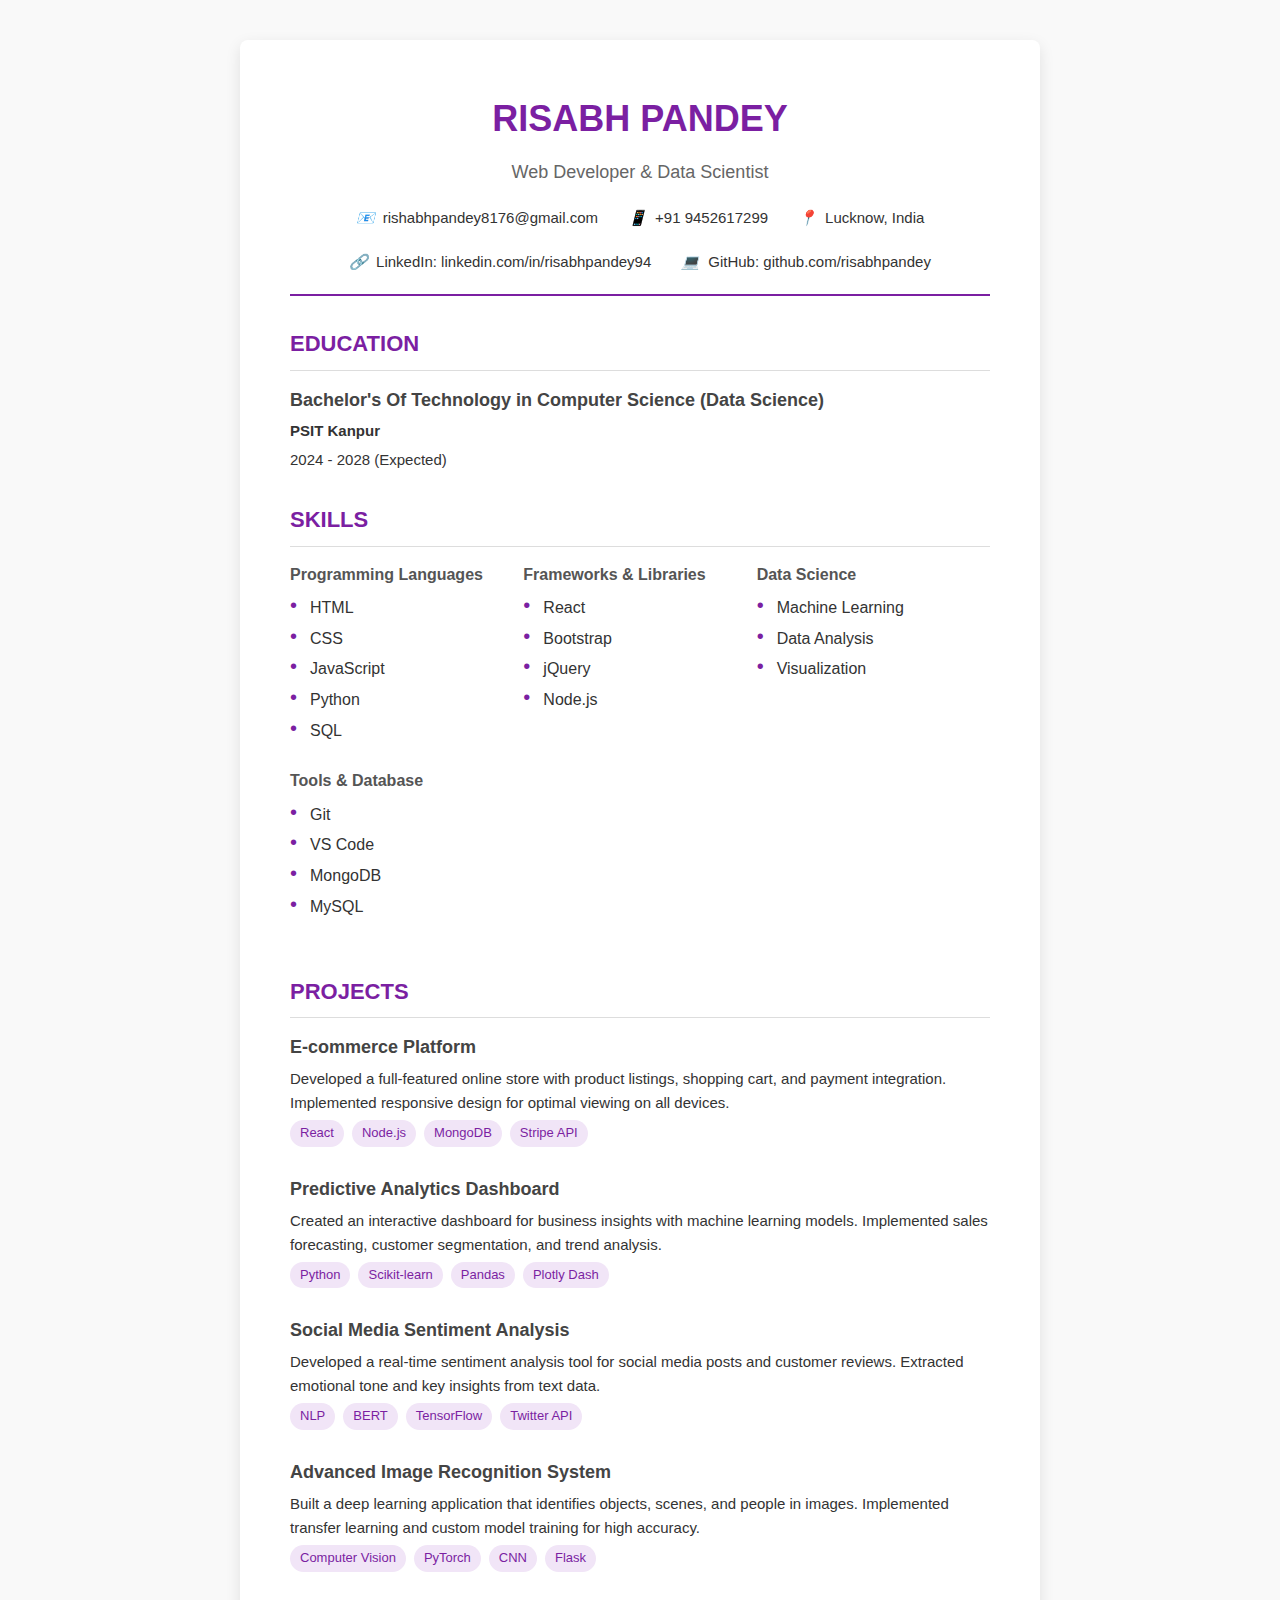
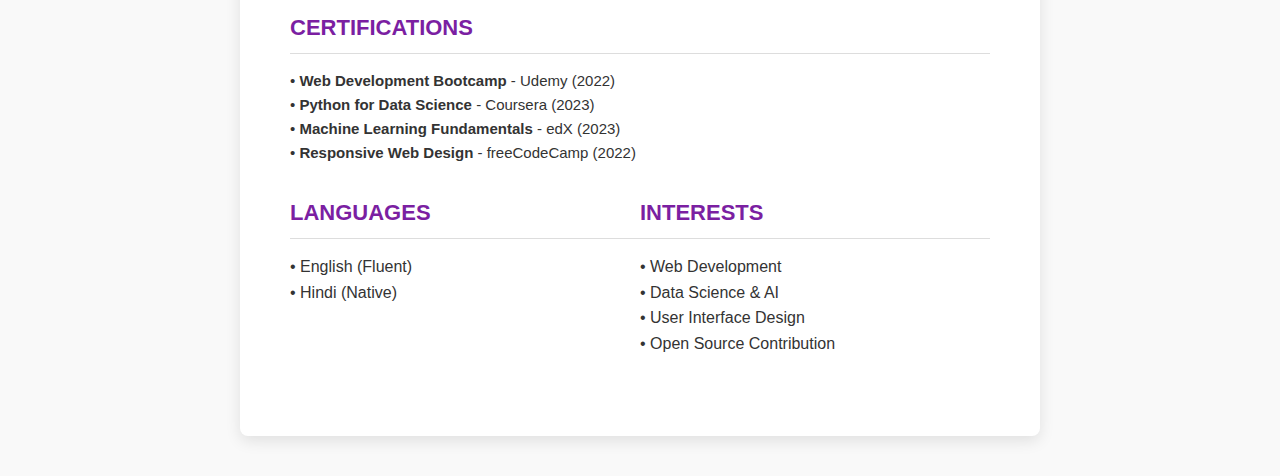
<file: Risabh_Pandey_CV.html>
<!DOCTYPE html>
<html lang="en">
<head>
    <meta charset="UTF-8">
    <meta name="viewport" content="width=device-width, initial-scale=1.0">
    <title>Risabh Pandey - CV</title>
    <style>
        * {
            margin: 0;
            padding: 0;
            box-sizing: border-box;
            font-family: 'Segoe UI', Tahoma, Geneva, Verdana, sans-serif;
        }
        body {
            background-color: #f9f9f9;
            color: #333;
            line-height: 1.6;
            padding: 40px 0;
        }
        .cv-container {
            max-width: 800px;
            margin: 0 auto;
            background-color: white;
            box-shadow: 0 5px 15px rgba(0, 0, 0, 0.1);
            padding: 50px;
            border-radius: 8px;
        }
        .header {
            text-align: center;
            margin-bottom: 30px;
            border-bottom: 2px solid #7b1fa2;
            padding-bottom: 20px;
        }
        .header h1 {
            font-size: 36px;
            color: #7b1fa2;
            margin-bottom: 10px;
        }
        .header p {
            font-size: 18px;
            color: #666;
        }
        .contact-info {
            display: flex;
            flex-wrap: wrap;
            justify-content: center;
            margin-top: 20px;
        }
        .contact-item {
            margin: 0 15px;
            display: flex;
            align-items: center;
            font-size: 15px;
        }
        .contact-item i {
            margin-right: 8px;
            color: #7b1fa2;
        }
        .section {
            margin-bottom: 30px;
        }
        .section-title {
            font-size: 22px;
            color: #7b1fa2;
            border-bottom: 1px solid #ddd;
            padding-bottom: 8px;
            margin-bottom: 15px;
        }
        .education-item, .project-item, .certification-item {
            margin-bottom: 20px;
        }
        .education-item h3, .project-item h3 {
            font-size: 18px;
            color: #444;
        }
        .education-item p, .project-item p {
            font-size: 15px;
            margin: 5px 0;
        }
        .skills-container {
            display: flex;
            flex-wrap: wrap;
            margin-top: 10px;
        }
        .skill-category {
            flex: 1;
            min-width: 200px;
            margin-bottom: 20px;
        }
        .skill-category h3 {
            font-size: 16px;
            color: #555;
            margin-bottom: 8px;
        }
        .skill-category ul {
            list-style-type: none;
        }
        .skill-category ul li {
            margin-bottom: 5px;
            position: relative;
            padding-left: 20px;
        }
        .skill-category ul li:before {
            content: "•";
            color: #7b1fa2;
            position: absolute;
            left: 0;
            font-size: 20px;
            line-height: 20px;
        }
        .project-technologies {
            display: flex;
            flex-wrap: wrap;
            margin-top: 5px;
        }
        .project-tech {
            background-color: #f1e5f7;
            color: #7b1fa2;
            padding: 3px 10px;
            border-radius: 15px;
            font-size: 13px;
            margin-right: 8px;
            margin-bottom: 8px;
        }
        .certification-item p {
            font-size: 15px;
        }
        .languages-interests {
            display: flex;
            justify-content: space-between;
        }
        .languages, .interests {
            flex: 1;
        }
        @media print {
            body {
                padding: 0;
                background-color: white;
            }
            .cv-container {
                box-shadow: none;
                padding: 30px;
                max-width: 100%;
                border-radius: 0;
            }
            .project-tech {
                background-color: #f9f0ff;
            }
        }
    </style>
</head>
<body>
    <div class="cv-container">
        <div class="header">
            <h1>RISABH PANDEY</h1>
            <p>Web Developer & Data Scientist</p>
            <div class="contact-info">
                <div class="contact-item">
                    <i>📧</i>
                    <span>rishabhpandey8176@gmail.com</span>
                </div>
                <div class="contact-item">
                    <i>📱</i>
                    <span>+91 9452617299</span>
                </div>
                <div class="contact-item">
                    <i>📍</i>
                    <span>Lucknow, India</span>
                </div>
            </div>
            <div class="contact-info">
                <div class="contact-item">
                    <i>🔗</i>
                    <span>LinkedIn: linkedin.com/in/risabhpandey94</span>
                </div>
                <div class="contact-item">
                    <i>💻</i>
                    <span>GitHub: github.com/risabhpandey</span>
                </div>
            </div>
        </div>

        <div class="section">
            <h2 class="section-title">EDUCATION</h2>
            <div class="education-item">
                <h3>Bachelor's Of Technology in Computer Science (Data Science)</h3>
                <p><strong>PSIT Kanpur</strong></p>
                <p>2024 - 2028 (Expected)</p>
            </div>
        </div>

        <div class="section">
            <h2 class="section-title">SKILLS</h2>
            <div class="skills-container">
                <div class="skill-category">
                    <h3>Programming Languages</h3>
                    <ul>
                        <li>HTML</li>
                        <li>CSS</li>
                        <li>JavaScript</li>
                        <li>Python</li>
                        <li>SQL</li>
                    </ul>
                </div>
                <div class="skill-category">
                    <h3>Frameworks & Libraries</h3>
                    <ul>
                        <li>React</li>
                        <li>Bootstrap</li>
                        <li>jQuery</li>
                        <li>Node.js</li>
                    </ul>
                </div>
                <div class="skill-category">
                    <h3>Data Science</h3>
                    <ul>
                        <li>Machine Learning</li>
                        <li>Data Analysis</li>
                        <li>Visualization</li>
                    </ul>
                </div>
                <div class="skill-category">
                    <h3>Tools & Database</h3>
                    <ul>
                        <li>Git</li>
                        <li>VS Code</li>
                        <li>MongoDB</li>
                        <li>MySQL</li>
                    </ul>
                </div>
            </div>
        </div>

        <div class="section">
            <h2 class="section-title">PROJECTS</h2>
            
            <div class="project-item">
                <h3>E-commerce Platform</h3>
                <p>Developed a full-featured online store with product listings, shopping cart, and payment integration. Implemented responsive design for optimal viewing on all devices.</p>
                <div class="project-technologies">
                    <span class="project-tech">React</span>
                    <span class="project-tech">Node.js</span>
                    <span class="project-tech">MongoDB</span>
                    <span class="project-tech">Stripe API</span>
                </div>
            </div>
            
            <div class="project-item">
                <h3>Predictive Analytics Dashboard</h3>
                <p>Created an interactive dashboard for business insights with machine learning models. Implemented sales forecasting, customer segmentation, and trend analysis.</p>
                <div class="project-technologies">
                    <span class="project-tech">Python</span>
                    <span class="project-tech">Scikit-learn</span>
                    <span class="project-tech">Pandas</span>
                    <span class="project-tech">Plotly Dash</span>
                </div>
            </div>
            
            <div class="project-item">
                <h3>Social Media Sentiment Analysis</h3>
                <p>Developed a real-time sentiment analysis tool for social media posts and customer reviews. Extracted emotional tone and key insights from text data.</p>
                <div class="project-technologies">
                    <span class="project-tech">NLP</span>
                    <span class="project-tech">BERT</span>
                    <span class="project-tech">TensorFlow</span>
                    <span class="project-tech">Twitter API</span>
                </div>
            </div>
            
            <div class="project-item">
                <h3>Advanced Image Recognition System</h3>
                <p>Built a deep learning application that identifies objects, scenes, and people in images. Implemented transfer learning and custom model training for high accuracy.</p>
                <div class="project-technologies">
                    <span class="project-tech">Computer Vision</span>
                    <span class="project-tech">PyTorch</span>
                    <span class="project-tech">CNN</span>
                    <span class="project-tech">Flask</span>
                </div>
            </div>
        </div>

        <div class="section">
            <h2 class="section-title">CERTIFICATIONS</h2>
            <div class="certification-item">
                <p>• <strong>Web Development Bootcamp</strong> - Udemy (2022)</p>
                <p>• <strong>Python for Data Science</strong> - Coursera (2023)</p>
                <p>• <strong>Machine Learning Fundamentals</strong> - edX (2023)</p>
                <p>• <strong>Responsive Web Design</strong> - freeCodeCamp (2022)</p>
            </div>
        </div>

        <div class="section languages-interests">
            <div class="languages">
                <h2 class="section-title">LANGUAGES</h2>
                <p>• English (Fluent)</p>
                <p>• Hindi (Native)</p>
            </div>
            
            <div class="interests">
                <h2 class="section-title">INTERESTS</h2>
                <p>• Web Development</p>
                <p>• Data Science & AI</p>
                <p>• User Interface Design</p>
                <p>• Open Source Contribution</p>
            </div>
        </div>
    </div>
</body>
</html>
</file>
